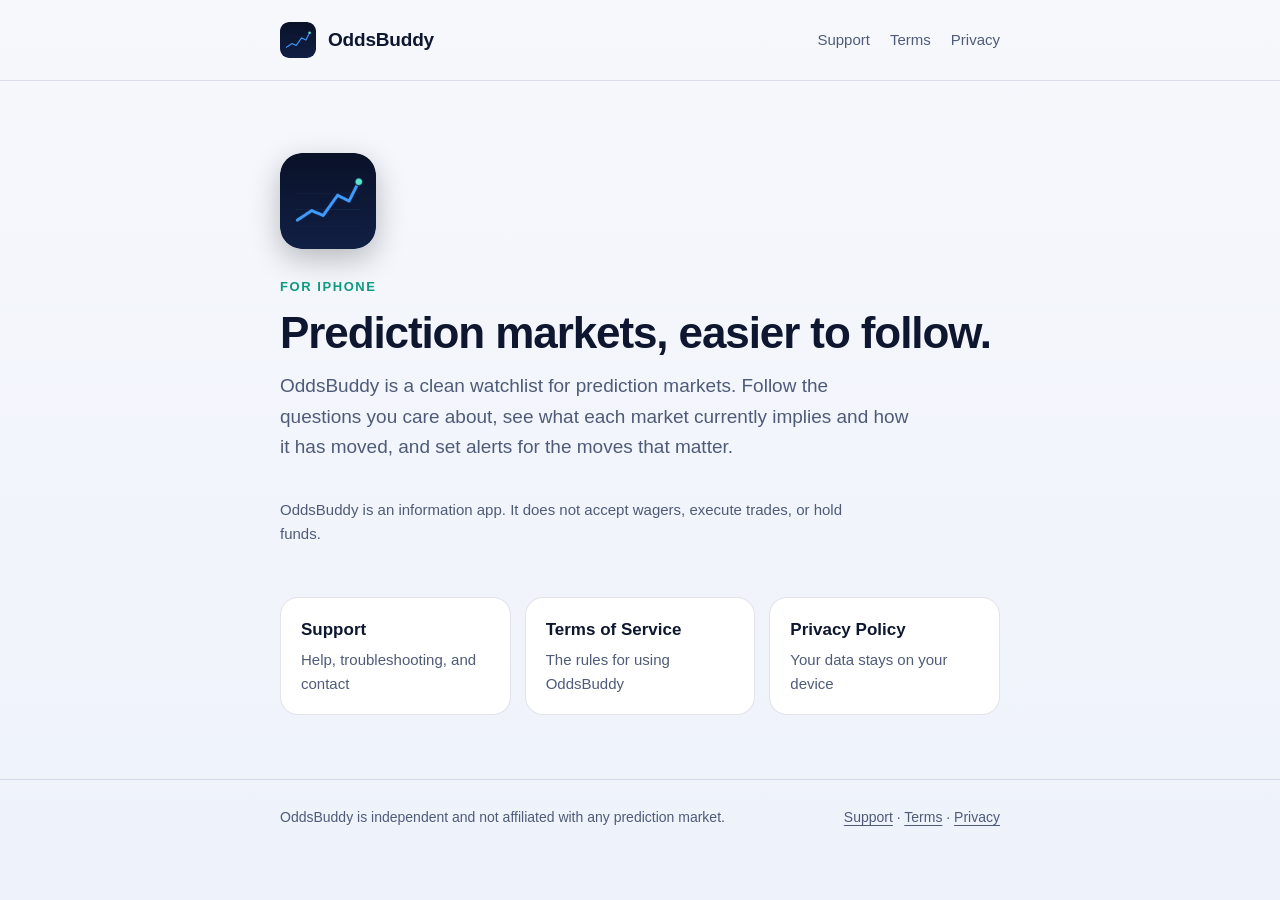
<file: index.html>
<!doctype html>
<html lang="en">
<head>
<meta charset="utf-8">
<meta name="viewport" content="width=device-width, initial-scale=1">
<title>OddsBuddy — Prediction markets, easier to follow</title>
<meta name="description" content="OddsBuddy is an iOS watchlist for prediction markets: follow markets, see current probabilities and movement, and set alerts for meaningful moves.">
<meta name="theme-color" content="#0a1024">
<link rel="icon" type="image/png" sizes="32x32" href="assets/favicon-32.png">
<link rel="icon" type="image/png" sizes="64x64" href="assets/favicon-64.png">
<link rel="apple-touch-icon" href="assets/apple-touch-icon.png">
<link rel="stylesheet" href="assets/site.css">
</head>
<body>
<header class="site">
  <div class="wrap">
    <a class="brand" href="./"><img src="assets/icon-256.png" alt="" width="36" height="36">OddsBuddy</a>
    <nav class="site" aria-label="Site">
      <a href="support/">Support</a>
      <a href="terms/">Terms</a>
      <a href="privacy/">Privacy</a>
    </nav>
  </div>
</header>
<main>
  <div class="wrap">
    <section class="hero">
      <img src="assets/icon-256.png" alt="OddsBuddy app icon" width="96" height="96">
      <p class="eyebrow">For iPhone</p>
      <h1>Prediction markets, easier to follow.</h1>
      <p class="lede">OddsBuddy is a clean watchlist for prediction markets. Follow the questions you care about, see what each market currently implies and how it has moved, and set alerts for the moves that matter.</p>
      <p class="muted small">OddsBuddy is an information app. It does not accept wagers, execute trades, or hold funds.</p>
    </section>
    <div class="links">
      <a href="support/">Support<span>Help, troubleshooting, and contact</span></a>
      <a href="terms/">Terms of Service<span>The rules for using OddsBuddy</span></a>
      <a href="privacy/">Privacy Policy<span>Your data stays on your device</span></a>
    </div>
  </div>
</main>
<footer class="site">
  <div class="wrap">
    <span>OddsBuddy is independent and not affiliated with any prediction market.</span>
    <span><a href="support/">Support</a> · <a href="terms/">Terms</a> · <a href="privacy/">Privacy</a></span>
  </div>
</footer>
</body>
</html>
</file>
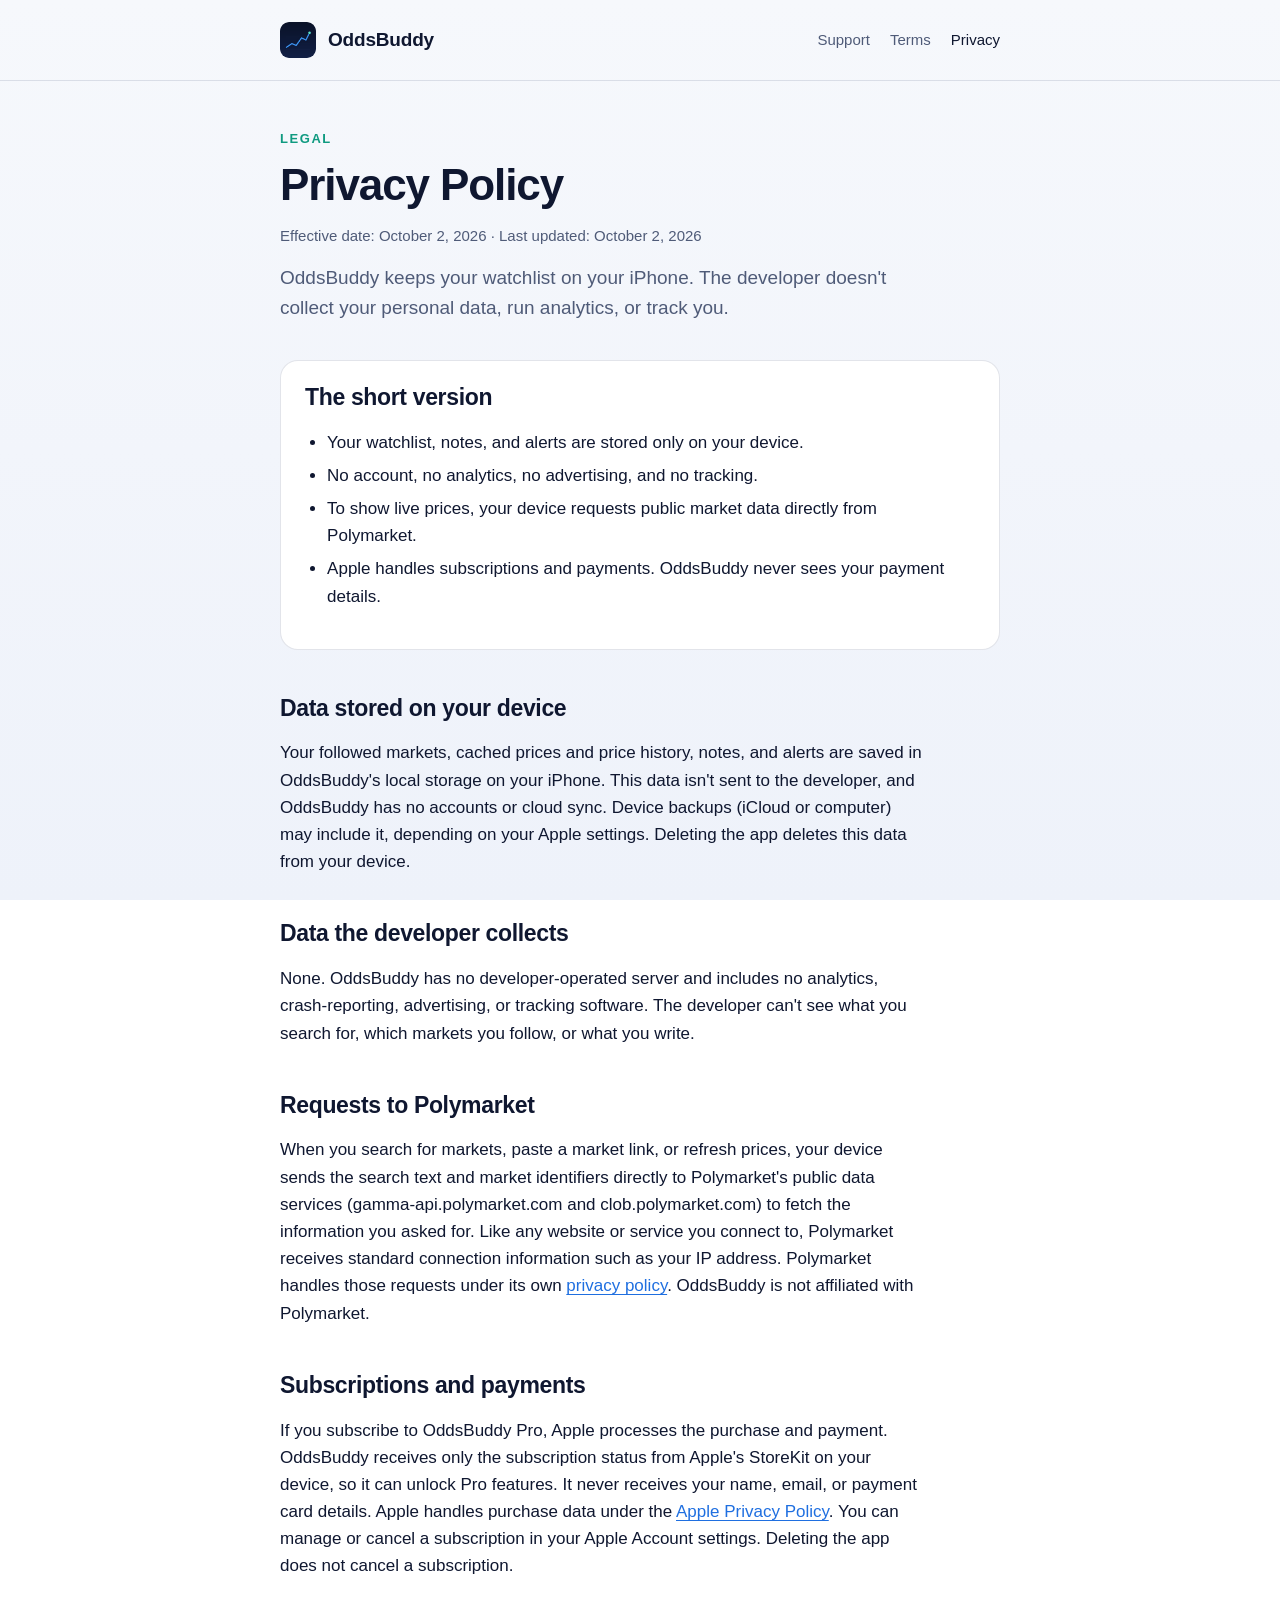
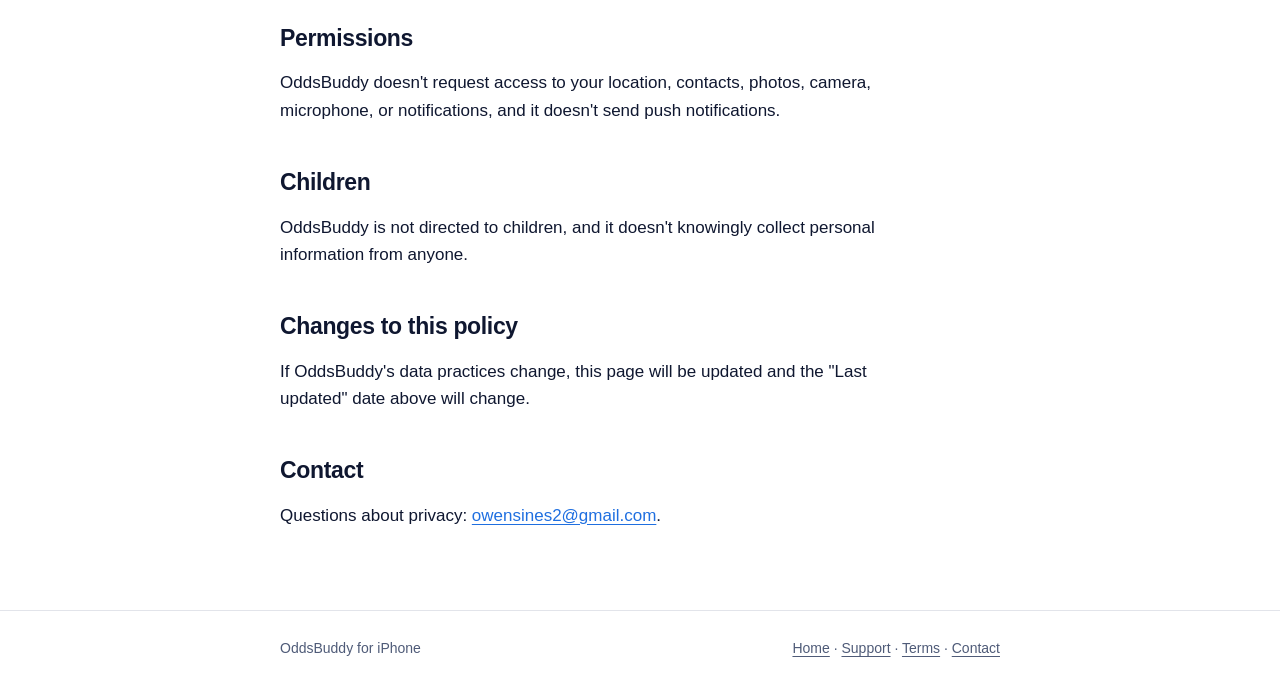
<file: privacy/index.html>
<!doctype html>
<html lang="en">
<head>
<meta charset="utf-8">
<meta name="viewport" content="width=device-width, initial-scale=1">
<title>Privacy Policy — OddsBuddy</title>
<meta name="description" content="Privacy Policy for the OddsBuddy iOS app. OddsBuddy stores your data on your device and does not collect personal data.">
<meta name="theme-color" content="#0a1024">
<link rel="icon" type="image/png" sizes="32x32" href="../assets/favicon-32.png">
<link rel="icon" type="image/png" sizes="64x64" href="../assets/favicon-64.png">
<link rel="apple-touch-icon" href="../assets/apple-touch-icon.png">
<link rel="stylesheet" href="../assets/site.css">
</head>
<body>
<header class="site">
  <div class="wrap">
    <a class="brand" href="../"><img src="../assets/icon-256.png" alt="" width="36" height="36">OddsBuddy</a>
    <nav class="site" aria-label="Site">
      <a href="../support/">Support</a>
      <a href="../terms/">Terms</a>
      <a href="./" aria-current="page">Privacy</a>
    </nav>
  </div>
</header>
<main>
  <div class="wrap">
    <p class="eyebrow">Legal</p>
    <h1>Privacy Policy</h1>
    <p class="muted small">Effective date: October 2, 2026 · Last updated: October 2, 2026</p>
    <p class="lede">OddsBuddy keeps your watchlist on your iPhone. The developer doesn't collect your personal data, run analytics, or track you.</p>

    <div class="card">
      <h2>The short version</h2>
      <ul>
        <li>Your watchlist, notes, and alerts are stored only on your device.</li>
        <li>No account, no analytics, no advertising, and no tracking.</li>
        <li>To show live prices, your device requests public market data directly from Polymarket.</li>
        <li>Apple handles subscriptions and payments. OddsBuddy never sees your payment details.</li>
      </ul>
    </div>

    <h2>Data stored on your device</h2>
    <p>Your followed markets, cached prices and price history, notes, and alerts are saved in OddsBuddy's local storage on your iPhone. This data isn't sent to the developer, and OddsBuddy has no accounts or cloud sync. Device backups (iCloud or computer) may include it, depending on your Apple settings. Deleting the app deletes this data from your device.</p>

    <h2>Data the developer collects</h2>
    <p>None. OddsBuddy has no developer-operated server and includes no analytics, crash-reporting, advertising, or tracking software. The developer can't see what you search for, which markets you follow, or what you write.</p>

    <h2>Requests to Polymarket</h2>
    <p>When you search for markets, paste a market link, or refresh prices, your device sends the search text and market identifiers directly to Polymarket's public data services (gamma-api.polymarket.com and clob.polymarket.com) to fetch the information you asked for. Like any website or service you connect to, Polymarket receives standard connection information such as your IP address. Polymarket handles those requests under its own <a href="https://polymarket.com/privacy">privacy policy</a>. OddsBuddy is not affiliated with Polymarket.</p>

    <h2>Subscriptions and payments</h2>
    <p>If you subscribe to OddsBuddy Pro, Apple processes the purchase and payment. OddsBuddy receives only the subscription status from Apple's StoreKit on your device, so it can unlock Pro features. It never receives your name, email, or payment card details. Apple handles purchase data under the <a href="https://www.apple.com/legal/privacy/">Apple Privacy Policy</a>. You can manage or cancel a subscription in your Apple Account settings. Deleting the app does not cancel a subscription.</p>

    <h2>Permissions</h2>
    <p>OddsBuddy doesn't request access to your location, contacts, photos, camera, microphone, or notifications, and it doesn't send push notifications.</p>

    <h2>Children</h2>
    <p>OddsBuddy is not directed to children, and it doesn't knowingly collect personal information from anyone.</p>

    <h2>Changes to this policy</h2>
    <p>If OddsBuddy's data practices change, this page will be updated and the "Last updated" date above will change.</p>

    <h2>Contact</h2>
    <p>Questions about privacy: <a href="mailto:owensines2@gmail.com?subject=OddsBuddy%20Privacy">owensines2@gmail.com</a>.</p>
  </div>
</main>
<footer class="site">
  <div class="wrap">
    <span>OddsBuddy for iPhone</span>
    <span><a href="../">Home</a> · <a href="../support/">Support</a> · <a href="../terms/">Terms</a> · <a href="mailto:owensines2@gmail.com?subject=OddsBuddy%20Support">Contact</a></span>
  </div>
</footer>
</body>
</html>
</file>
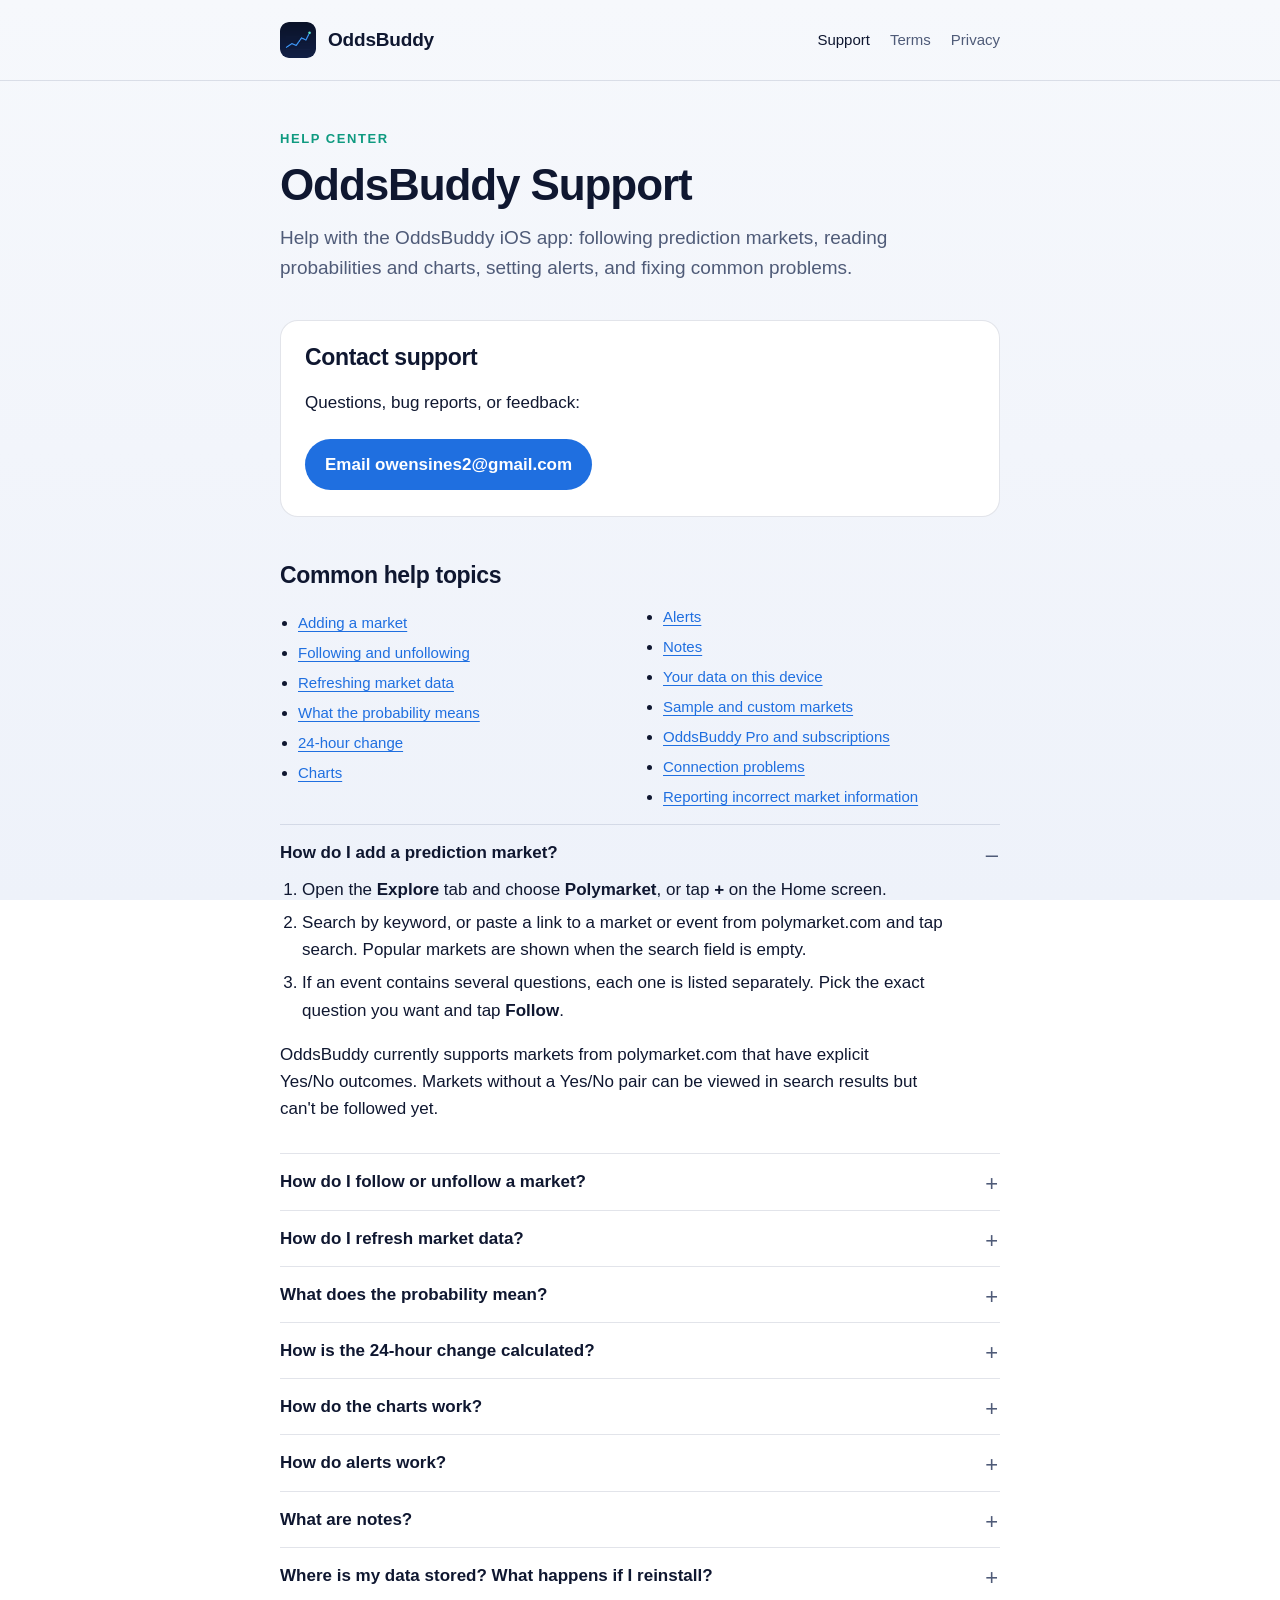
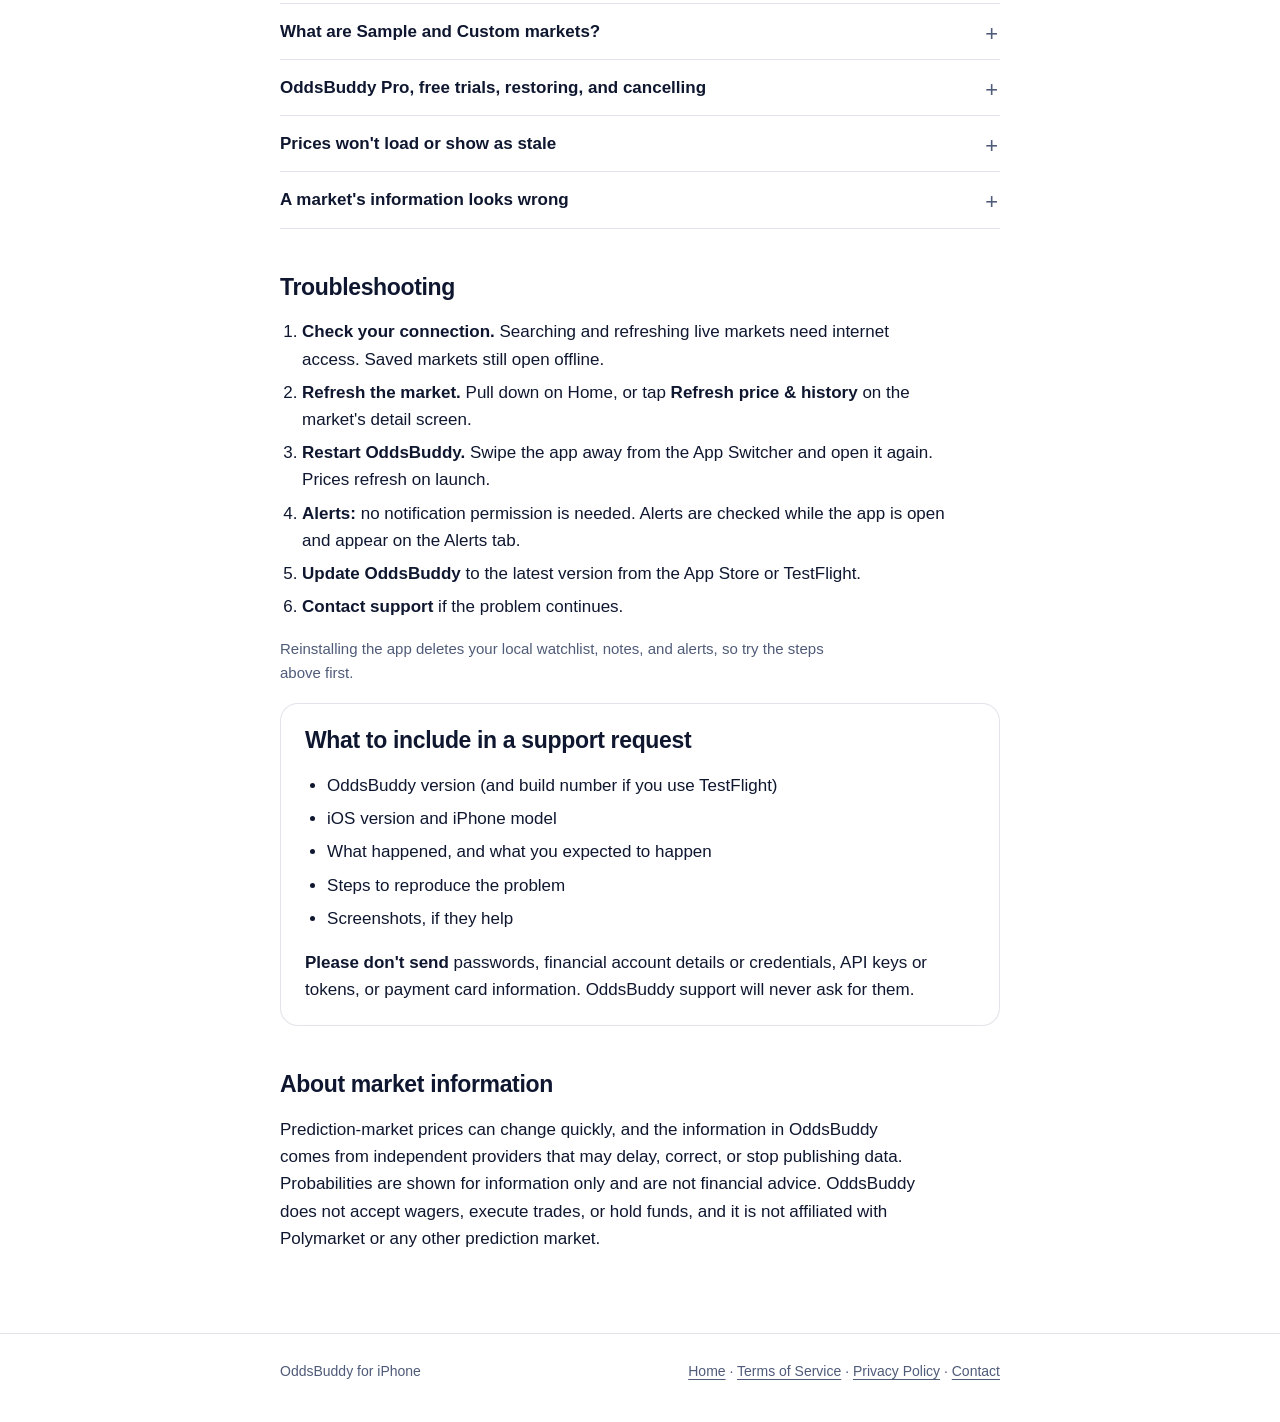
<file: support/index.html>
<!doctype html>
<html lang="en">
<head>
<meta charset="utf-8">
<meta name="viewport" content="width=device-width, initial-scale=1">
<title>Support — OddsBuddy</title>
<meta name="description" content="Help with the OddsBuddy iOS app: adding and following markets, probabilities, charts, alerts, local data, troubleshooting, and contacting support.">
<meta name="theme-color" content="#0a1024">
<link rel="icon" type="image/png" sizes="32x32" href="../assets/favicon-32.png">
<link rel="icon" type="image/png" sizes="64x64" href="../assets/favicon-64.png">
<link rel="apple-touch-icon" href="../assets/apple-touch-icon.png">
<link rel="stylesheet" href="../assets/site.css">
</head>
<body>
<header class="site">
  <div class="wrap">
    <a class="brand" href="../"><img src="../assets/icon-256.png" alt="" width="36" height="36">OddsBuddy</a>
    <nav class="site" aria-label="Site">
      <a href="./" aria-current="page">Support</a>
      <a href="../terms/">Terms</a>
      <a href="../privacy/">Privacy</a>
    </nav>
  </div>
</header>
<main>
  <div class="wrap">
    <p class="eyebrow">Help Center</p>
    <h1>OddsBuddy Support</h1>
    <p class="lede">Help with the OddsBuddy iOS app: following prediction markets, reading probabilities and charts, setting alerts, and fixing common problems.</p>

    <div class="card">
      <h2>Contact support</h2>
      <p>Questions, bug reports, or feedback:</p>
      <p><a class="contact-btn" href="mailto:owensines2@gmail.com?subject=OddsBuddy%20Support">Email owensines2@gmail.com</a></p>
    </div>

    <h2 id="topics">Common help topics</h2>
    <ul class="toc">
      <li><a href="#add">Adding a market</a></li>
      <li><a href="#follow">Following and unfollowing</a></li>
      <li><a href="#refresh">Refreshing market data</a></li>
      <li><a href="#probability">What the probability means</a></li>
      <li><a href="#change">24-hour change</a></li>
      <li><a href="#charts">Charts</a></li>
      <li><a href="#alerts">Alerts</a></li>
      <li><a href="#notes">Notes</a></li>
      <li><a href="#data">Your data on this device</a></li>
      <li><a href="#samples">Sample and custom markets</a></li>
      <li><a href="#pro">OddsBuddy Pro and subscriptions</a></li>
      <li><a href="#connectivity">Connection problems</a></li>
      <li><a href="#report">Reporting incorrect market information</a></li>
    </ul>

    <details id="add" open>
      <summary>How do I add a prediction market?</summary>
      <ol>
        <li>Open the <strong>Explore</strong> tab and choose <strong>Polymarket</strong>, or tap <strong>+</strong> on the Home screen.</li>
        <li>Search by keyword, or paste a link to a market or event from polymarket.com and tap search. Popular markets are shown when the search field is empty.</li>
        <li>If an event contains several questions, each one is listed separately. Pick the exact question you want and tap <strong>Follow</strong>.</li>
      </ol>
      <p>OddsBuddy currently supports markets from polymarket.com that have explicit Yes/No outcomes. Markets without a Yes/No pair can be viewed in search results but can't be followed yet.</p>
    </details>

    <details id="follow">
      <summary>How do I follow or unfollow a market?</summary>
      <p>Tap the <strong>heart</strong> on a market card or at the top of a market's detail screen. Followed markets appear on Home.</p>
      <p>Unfollowing removes a market from Home but keeps it, along with its notes, in <strong>Explore → Saved library</strong>, where you can follow it again later.</p>
    </details>

    <details id="refresh">
      <summary>How do I refresh market data?</summary>
      <ul>
        <li><strong>Home:</strong> pull down on the list to refresh all followed live markets.</li>
        <li><strong>Market detail:</strong> tap <strong>Refresh price &amp; history</strong>.</li>
        <li>Prices also refresh automatically when you open OddsBuddy.</li>
      </ul>
      <p>Each market shows when its price was fetched. Prices older than five minutes, or prices that couldn't be refreshed, are marked <strong>stale</strong>, and the last saved value is kept until a refresh succeeds.</p>
    </details>

    <details id="probability">
      <summary>What does the probability mean?</summary>
      <p>For live markets, the large percentage is the market's current <strong>Yes</strong> price: the midpoint between the best bid and ask, shown as a percentage. It reflects what market participants are pricing in at that moment. It is not a forecast made by OddsBuddy, and it is not a guarantee of any outcome.</p>
      <p>Search results show the market's quoted Yes price, which can differ slightly from the midpoint fetched after you follow. Closed markets show no current price.</p>
    </details>

    <details id="change">
      <summary>How is the 24-hour change calculated?</summary>
      <p>The change compares the current price with the most recent recorded price from about 24 hours earlier. It's shown in <strong>percentage points (pp)</strong>: a move from 40% to 45% is +5 pp.</p>
      <p>If there isn't a recorded price close enough to 24 hours ago (for example, on a very new market), OddsBuddy shows the change as unavailable rather than estimating it. The <strong>Moving</strong> filter on Home shows followed markets that moved 3 pp or more.</p>
    </details>

    <details id="charts">
      <summary>How do the charts work?</summary>
      <p>Open any live market to see its price history. Switch between <strong>24h</strong>, <strong>7d</strong>, and <strong>30d</strong>, and drag across the chart to see the price at a specific time.</p>
      <p>History is recorded hourly by the market's data provider. Missing periods are left as gaps instead of being filled in, and newer markets may have less than 30 days of history.</p>
    </details>

    <details id="alerts">
      <summary>How do alerts work?</summary>
      <ol>
        <li>Tap the <strong>bell</strong> on a market card or detail screen (or <strong>+</strong> on the Alerts tab).</li>
        <li>Choose how far the probability must move, from 1 to 50 percentage points.</li>
        <li>Tap <strong>Create Alert</strong>.</li>
      </ol>
      <p>An alert triggers once when the probability moves that far, up or down, from the price when you created it. A 5-point alert starting at 50% triggers at 55% or 45%.</p>
      <p><strong>Important:</strong> alerts are checked inside the app each time prices refresh while OddsBuddy is open. OddsBuddy does not run in the background or send push notifications, so a move that happens and reverses while the app is closed may not be detected. Triggered alerts appear on the <strong>Alerts</strong> tab, where you can re-arm, pause, or delete them (swipe left to delete).</p>
      <p>A market needs a current price before you can set an alert on it. If the bell is unavailable, refresh the market first.</p>
    </details>

    <details id="notes">
      <summary>What are notes?</summary>
      <p>Each market has a <strong>Conversation</strong> section where you can write notes for yourself. Notes are stored only on your device. They aren't posted publicly or sent to any prediction market, and other people can't see them.</p>
    </details>

    <details id="data">
      <summary>Where is my data stored? What happens if I reinstall?</summary>
      <p>Your watchlist, cached prices and history, notes, and alerts are stored locally on your iPhone. OddsBuddy has no accounts and no cloud sync.</p>
      <p>Deleting OddsBuddy deletes this data from your device. Because there's no account, it can't be restored from OddsBuddy. A device backup (iCloud or computer) may include app data, depending on your Apple settings.</p>
    </details>

    <details id="samples">
      <summary>What are Sample and Custom markets?</summary>
      <p>On first launch, OddsBuddy includes a few markets labeled <strong>Sample</strong> so the app isn't empty. Their prices and history are simulated, not real market data.</p>
      <p>You can also create your own <strong>Custom</strong> market from <strong>+ → Custom</strong>. Sample and custom markets let you try alerts with <strong>Simulate price move</strong> on the detail screen. Live markets are always labeled with their source.</p>
    </details>

    <details id="pro">
      <summary>OddsBuddy Pro, free trials, restoring, and cancelling</summary>
      <p>OddsBuddy is free with up to 5 followed live markets and 1 active alert. <strong>OddsBuddy Pro</strong> is an optional subscription, monthly or annual, that removes those limits. Open <strong>Profile → Upgrade to Pro</strong> to see current prices.</p>
      <ul>
        <li><strong>Free trial:</strong> eligible new subscribers can start the annual plan with a free trial. If it's offered to you, the subscription screen shows the trial length and the price that applies afterwards. Cancel at least 24 hours before the trial ends to avoid being charged.</li>
        <li><strong>Restore Purchases:</strong> on a new or reinstalled iPhone, open <strong>Profile</strong> and tap <strong>Restore Purchases</strong> while signed in with the same Apple Account.</li>
        <li><strong>Cancel or change plans:</strong> go to <strong>Profile → Manage Subscription</strong>, or Settings → your name → Subscriptions on your iPhone. Deleting the app doesn't cancel a subscription.</li>
        <li><strong>Refunds and billing:</strong> Apple handles all payments, so request refunds at <a href="https://reportaproblem.apple.com">reportaproblem.apple.com</a>.</li>
        <li>If your subscription ends, nothing is deleted. Your saved markets, notes, and alerts stay, and free-plan limits apply when you add new ones.</li>
      </ul>
    </details>

    <details id="connectivity">
      <summary>Prices won't load or show as stale</summary>
      <p>Live prices need an internet connection. Without one, OddsBuddy keeps showing your last saved prices and history, marked as stale.</p>
      <p>If the data provider is temporarily limiting requests, OddsBuddy waits before trying again rather than retrying repeatedly. Wait a minute, then pull to refresh. Requests that take longer than 20 seconds are cancelled and can be retried.</p>
    </details>

    <details id="report">
      <summary>A market's information looks wrong</summary>
      <p>Market questions, prices, and history come from the market's provider (currently Polymarket's public data). OddsBuddy displays this information but doesn't control the underlying markets and can't change their results.</p>
      <p>If something looks wrong in OddsBuddy, refresh the market first. If it still looks wrong, email support with the market's link, a screenshot, and the time you saw it. That helps us tell whether it's an app issue or a change at the source.</p>
    </details>

    <h2 id="troubleshooting">Troubleshooting</h2>
    <ol>
      <li><strong>Check your connection.</strong> Searching and refreshing live markets need internet access. Saved markets still open offline.</li>
      <li><strong>Refresh the market.</strong> Pull down on Home, or tap <strong>Refresh price &amp; history</strong> on the market's detail screen.</li>
      <li><strong>Restart OddsBuddy.</strong> Swipe the app away from the App Switcher and open it again. Prices refresh on launch.</li>
      <li><strong>Alerts:</strong> no notification permission is needed. Alerts are checked while the app is open and appear on the Alerts tab.</li>
      <li><strong>Update OddsBuddy</strong> to the latest version from the App Store or TestFlight.</li>
      <li><strong>Contact support</strong> if the problem continues.</li>
    </ol>
    <p class="muted small">Reinstalling the app deletes your local watchlist, notes, and alerts, so try the steps above first.</p>

    <div class="card">
      <h2>What to include in a support request</h2>
      <ul>
        <li>OddsBuddy version (and build number if you use TestFlight)</li>
        <li>iOS version and iPhone model</li>
        <li>What happened, and what you expected to happen</li>
        <li>Steps to reproduce the problem</li>
        <li>Screenshots, if they help</li>
      </ul>
      <p><strong>Please don't send</strong> passwords, financial account details or credentials, API keys or tokens, or payment card information. OddsBuddy support will never ask for them.</p>
    </div>

    <h2 id="data-note">About market information</h2>
    <p>Prediction-market prices can change quickly, and the information in OddsBuddy comes from independent providers that may delay, correct, or stop publishing data. Probabilities are shown for information only and are not financial advice. OddsBuddy does not accept wagers, execute trades, or hold funds, and it is not affiliated with Polymarket or any other prediction market.</p>
  </div>
</main>
<footer class="site">
  <div class="wrap">
    <span>OddsBuddy for iPhone</span>
    <span><a href="../">Home</a> · <a href="../terms/">Terms of Service</a> · <a href="../privacy/">Privacy Policy</a> · <a href="mailto:owensines2@gmail.com?subject=OddsBuddy%20Support">Contact</a></span>
  </div>
</footer>
</body>
</html>
</file>
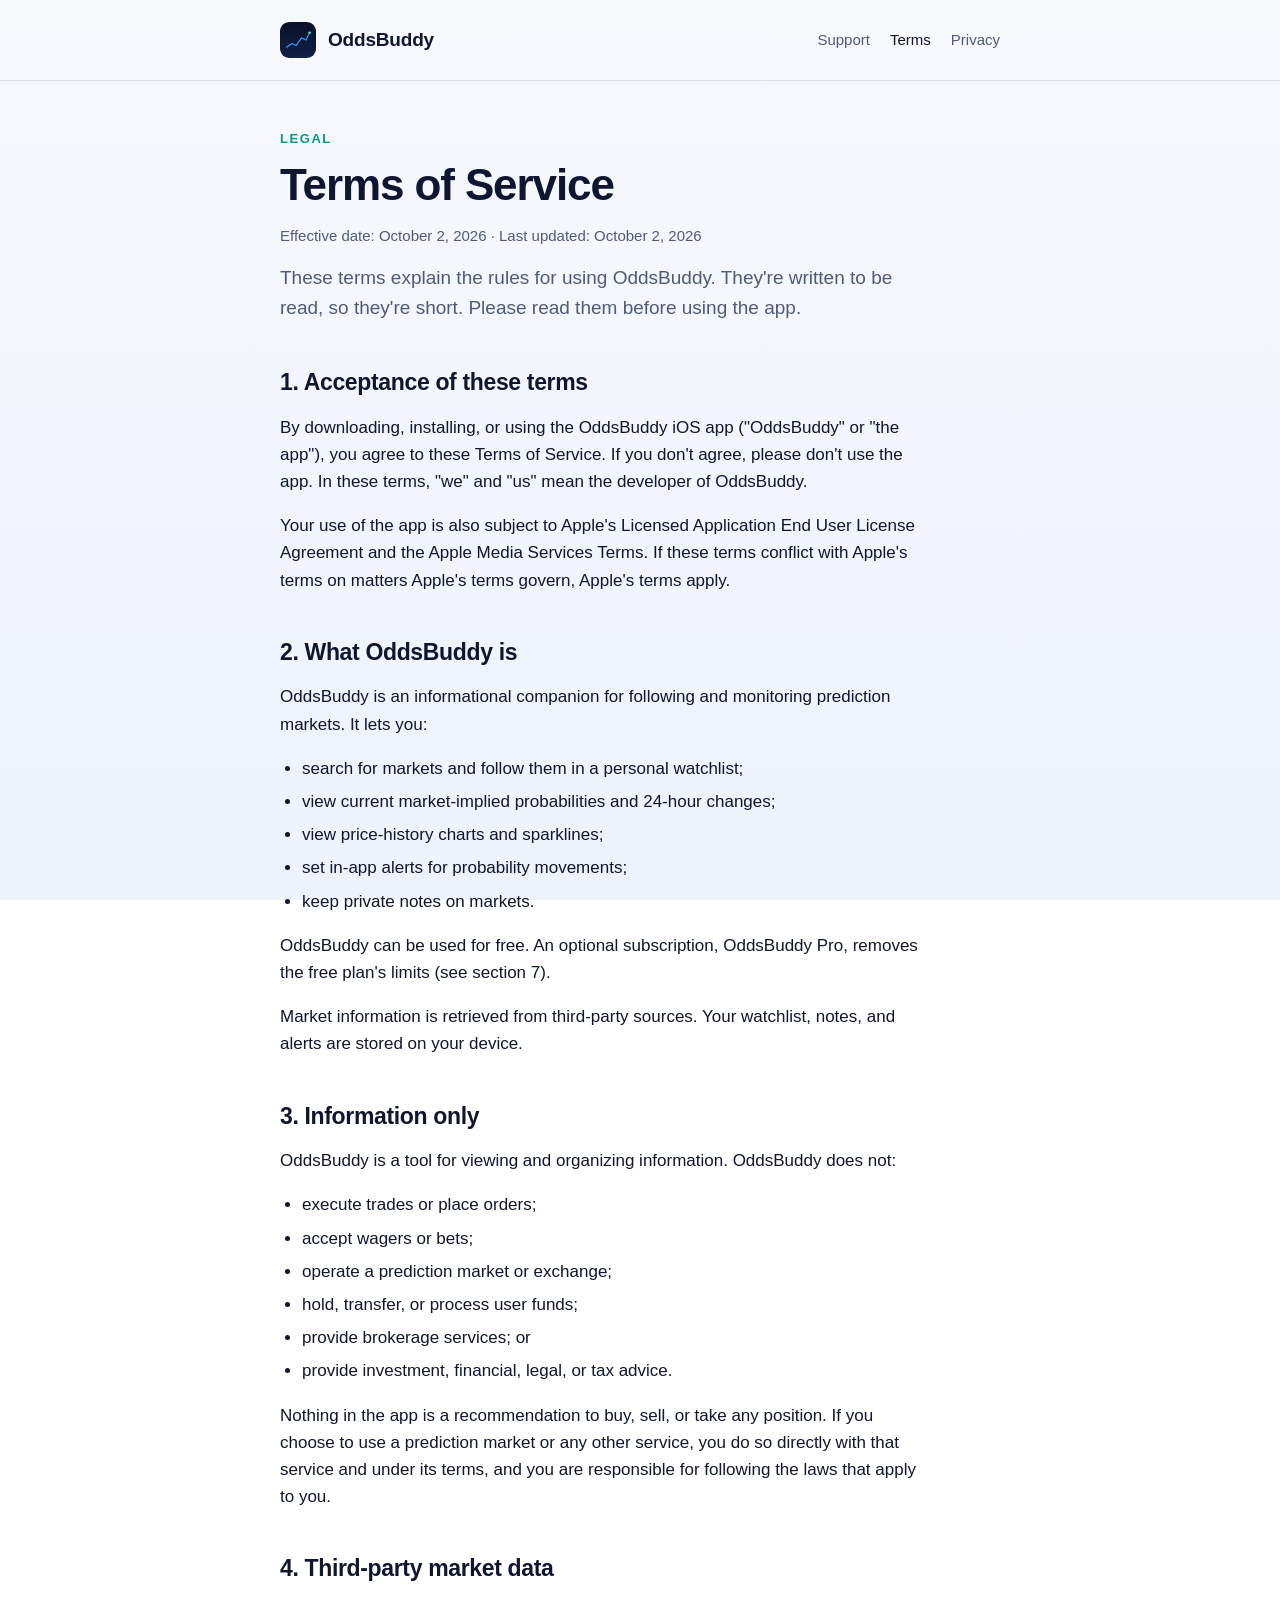
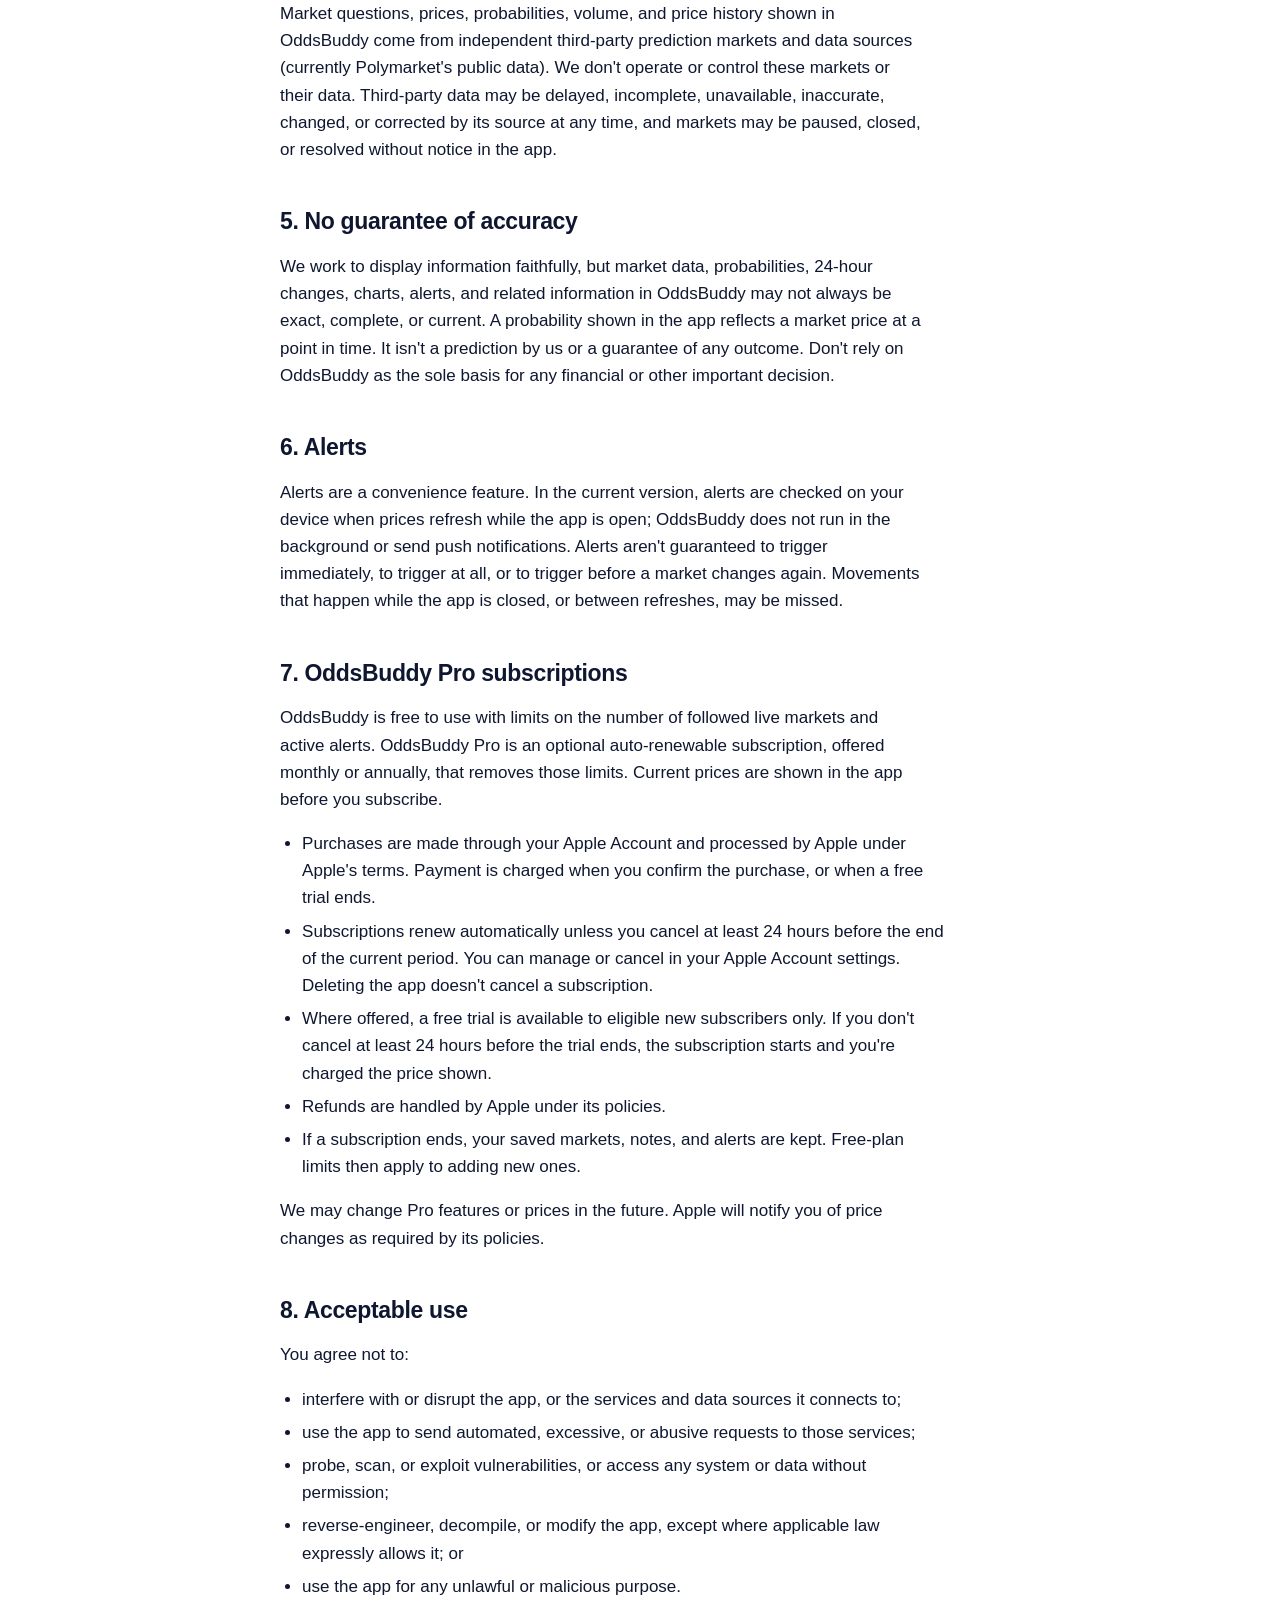
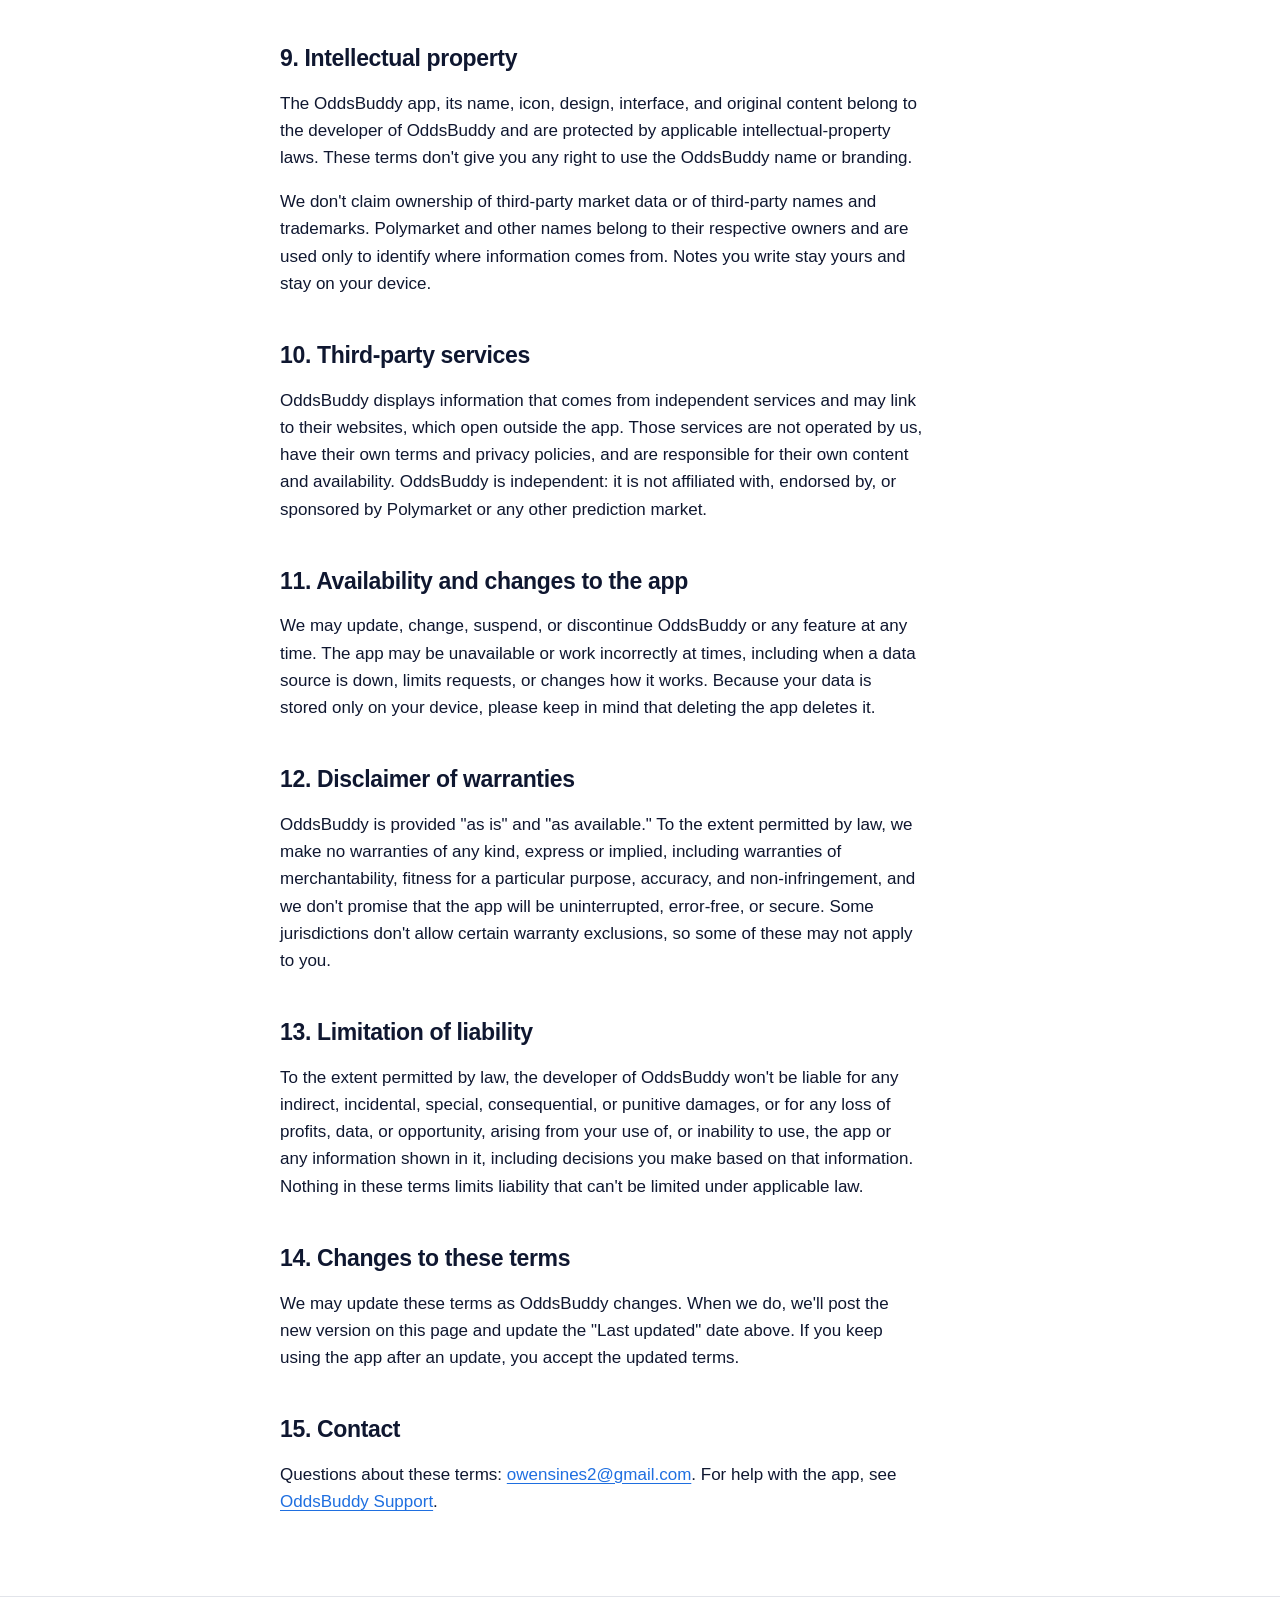
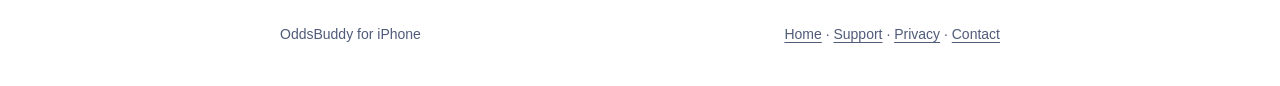
<file: terms/index.html>
<!doctype html>
<html lang="en">
<head>
<meta charset="utf-8">
<meta name="viewport" content="width=device-width, initial-scale=1">
<title>Terms of Service — OddsBuddy</title>
<meta name="description" content="Terms of Service for the OddsBuddy iOS app, an informational companion for following and monitoring prediction markets.">
<meta name="theme-color" content="#0a1024">
<link rel="icon" type="image/png" sizes="32x32" href="../assets/favicon-32.png">
<link rel="icon" type="image/png" sizes="64x64" href="../assets/favicon-64.png">
<link rel="apple-touch-icon" href="../assets/apple-touch-icon.png">
<link rel="stylesheet" href="../assets/site.css">
</head>
<body>
<header class="site">
  <div class="wrap">
    <a class="brand" href="../"><img src="../assets/icon-256.png" alt="" width="36" height="36">OddsBuddy</a>
    <nav class="site" aria-label="Site">
      <a href="../support/">Support</a>
      <a href="./" aria-current="page">Terms</a>
      <a href="../privacy/">Privacy</a>
    </nav>
  </div>
</header>
<main>
  <div class="wrap">
    <p class="eyebrow">Legal</p>
    <h1>Terms of Service</h1>
    <p class="muted small">Effective date: October 2, 2026 · Last updated: October 2, 2026</p>
    <p class="lede">These terms explain the rules for using OddsBuddy. They're written to be read, so they're short. Please read them before using the app.</p>

    <h2>1. Acceptance of these terms</h2>
    <p>By downloading, installing, or using the OddsBuddy iOS app ("OddsBuddy" or "the app"), you agree to these Terms of Service. If you don't agree, please don't use the app. In these terms, "we" and "us" mean the developer of OddsBuddy.</p>
    <p>Your use of the app is also subject to Apple's Licensed Application End User License Agreement and the Apple Media Services Terms. If these terms conflict with Apple's terms on matters Apple's terms govern, Apple's terms apply.</p>

    <h2>2. What OddsBuddy is</h2>
    <p>OddsBuddy is an informational companion for following and monitoring prediction markets. It lets you:</p>
    <ul>
      <li>search for markets and follow them in a personal watchlist;</li>
      <li>view current market-implied probabilities and 24-hour changes;</li>
      <li>view price-history charts and sparklines;</li>
      <li>set in-app alerts for probability movements;</li>
      <li>keep private notes on markets.</li>
    </ul>
    <p>OddsBuddy can be used for free. An optional subscription, OddsBuddy Pro, removes the free plan's limits (see section 7).</p>
    <p>Market information is retrieved from third-party sources. Your watchlist, notes, and alerts are stored on your device.</p>

    <h2>3. Information only</h2>
    <p>OddsBuddy is a tool for viewing and organizing information. OddsBuddy does not:</p>
    <ul>
      <li>execute trades or place orders;</li>
      <li>accept wagers or bets;</li>
      <li>operate a prediction market or exchange;</li>
      <li>hold, transfer, or process user funds;</li>
      <li>provide brokerage services; or</li>
      <li>provide investment, financial, legal, or tax advice.</li>
    </ul>
    <p>Nothing in the app is a recommendation to buy, sell, or take any position. If you choose to use a prediction market or any other service, you do so directly with that service and under its terms, and you are responsible for following the laws that apply to you.</p>

    <h2>4. Third-party market data</h2>
    <p>Market questions, prices, probabilities, volume, and price history shown in OddsBuddy come from independent third-party prediction markets and data sources (currently Polymarket's public data). We don't operate or control these markets or their data. Third-party data may be delayed, incomplete, unavailable, inaccurate, changed, or corrected by its source at any time, and markets may be paused, closed, or resolved without notice in the app.</p>

    <h2>5. No guarantee of accuracy</h2>
    <p>We work to display information faithfully, but market data, probabilities, 24-hour changes, charts, alerts, and related information in OddsBuddy may not always be exact, complete, or current. A probability shown in the app reflects a market price at a point in time. It isn't a prediction by us or a guarantee of any outcome. Don't rely on OddsBuddy as the sole basis for any financial or other important decision.</p>

    <h2>6. Alerts</h2>
    <p>Alerts are a convenience feature. In the current version, alerts are checked on your device when prices refresh while the app is open; OddsBuddy does not run in the background or send push notifications. Alerts aren't guaranteed to trigger immediately, to trigger at all, or to trigger before a market changes again. Movements that happen while the app is closed, or between refreshes, may be missed.</p>

    <h2>7. OddsBuddy Pro subscriptions</h2>
    <p>OddsBuddy is free to use with limits on the number of followed live markets and active alerts. OddsBuddy Pro is an optional auto-renewable subscription, offered monthly or annually, that removes those limits. Current prices are shown in the app before you subscribe.</p>
    <ul>
      <li>Purchases are made through your Apple Account and processed by Apple under Apple's terms. Payment is charged when you confirm the purchase, or when a free trial ends.</li>
      <li>Subscriptions renew automatically unless you cancel at least 24 hours before the end of the current period. You can manage or cancel in your Apple Account settings. Deleting the app doesn't cancel a subscription.</li>
      <li>Where offered, a free trial is available to eligible new subscribers only. If you don't cancel at least 24 hours before the trial ends, the subscription starts and you're charged the price shown.</li>
      <li>Refunds are handled by Apple under its policies.</li>
      <li>If a subscription ends, your saved markets, notes, and alerts are kept. Free-plan limits then apply to adding new ones.</li>
    </ul>
    <p>We may change Pro features or prices in the future. Apple will notify you of price changes as required by its policies.</p>

    <h2>8. Acceptable use</h2>
    <p>You agree not to:</p>
    <ul>
      <li>interfere with or disrupt the app, or the services and data sources it connects to;</li>
      <li>use the app to send automated, excessive, or abusive requests to those services;</li>
      <li>probe, scan, or exploit vulnerabilities, or access any system or data without permission;</li>
      <li>reverse-engineer, decompile, or modify the app, except where applicable law expressly allows it; or</li>
      <li>use the app for any unlawful or malicious purpose.</li>
    </ul>

    <h2>9. Intellectual property</h2>
    <p>The OddsBuddy app, its name, icon, design, interface, and original content belong to the developer of OddsBuddy and are protected by applicable intellectual-property laws. These terms don't give you any right to use the OddsBuddy name or branding.</p>
    <p>We don't claim ownership of third-party market data or of third-party names and trademarks. Polymarket and other names belong to their respective owners and are used only to identify where information comes from. Notes you write stay yours and stay on your device.</p>

    <h2>10. Third-party services</h2>
    <p>OddsBuddy displays information that comes from independent services and may link to their websites, which open outside the app. Those services are not operated by us, have their own terms and privacy policies, and are responsible for their own content and availability. OddsBuddy is independent: it is not affiliated with, endorsed by, or sponsored by Polymarket or any other prediction market.</p>

    <h2>11. Availability and changes to the app</h2>
    <p>We may update, change, suspend, or discontinue OddsBuddy or any feature at any time. The app may be unavailable or work incorrectly at times, including when a data source is down, limits requests, or changes how it works. Because your data is stored only on your device, please keep in mind that deleting the app deletes it.</p>

    <h2>12. Disclaimer of warranties</h2>
    <p>OddsBuddy is provided "as is" and "as available." To the extent permitted by law, we make no warranties of any kind, express or implied, including warranties of merchantability, fitness for a particular purpose, accuracy, and non-infringement, and we don't promise that the app will be uninterrupted, error-free, or secure. Some jurisdictions don't allow certain warranty exclusions, so some of these may not apply to you.</p>

    <h2>13. Limitation of liability</h2>
    <p>To the extent permitted by law, the developer of OddsBuddy won't be liable for any indirect, incidental, special, consequential, or punitive damages, or for any loss of profits, data, or opportunity, arising from your use of, or inability to use, the app or any information shown in it, including decisions you make based on that information. Nothing in these terms limits liability that can't be limited under applicable law.</p>

    <h2>14. Changes to these terms</h2>
    <p>We may update these terms as OddsBuddy changes. When we do, we'll post the new version on this page and update the "Last updated" date above. If you keep using the app after an update, you accept the updated terms.</p>

    <h2>15. Contact</h2>
    <p>Questions about these terms: <a href="mailto:owensines2@gmail.com?subject=OddsBuddy%20Terms">owensines2@gmail.com</a>. For help with the app, see <a href="../support/">OddsBuddy Support</a>.</p>
  </div>
</main>
<footer class="site">
  <div class="wrap">
    <span>OddsBuddy for iPhone</span>
    <span><a href="../">Home</a> · <a href="../support/">Support</a> · <a href="../privacy/">Privacy</a> · <a href="mailto:owensines2@gmail.com?subject=OddsBuddy%20Support">Contact</a></span>
  </div>
</footer>
</body>
</html>
</file>
<file: assets/site.css>
:root {
  --bg: #0a1024;
  --bg-2: #101a38;
  --surface: #131d3d;
  --border: rgba(148, 170, 220, 0.16);
  --text: #eef2fb;
  --muted: #a3afcb;
  --blue: #4a9dff;
  --mint: #5ae6c8;
  --radius: 18px;
  color-scheme: dark;
}

@media (prefers-color-scheme: light) {
  :root {
    --bg: #f6f8fc;
    --bg-2: #eef2fa;
    --surface: #ffffff;
    --border: rgba(20, 35, 80, 0.12);
    --text: #0f1730;
    --muted: #4f5b78;
    --blue: #1f6fe0;
    --mint: #0f9a80;
    color-scheme: light;
  }
}

* { box-sizing: border-box; }

html { -webkit-text-size-adjust: 100%; }

body {
  margin: 0;
  background: linear-gradient(180deg, var(--bg) 0%, var(--bg-2) 100%) fixed;
  color: var(--text);
  font: 17px/1.6 -apple-system, BlinkMacSystemFont, "SF Pro Text", "Segoe UI", Inter, Roboto, Helvetica, Arial, sans-serif;
  -webkit-font-smoothing: antialiased;
}

a { color: var(--blue); text-underline-offset: 3px; }
a:hover { text-decoration-thickness: 2px; }
a:focus-visible { outline: 2px solid var(--mint); outline-offset: 3px; border-radius: 4px; }

.wrap { max-width: 760px; margin: 0 auto; padding: 0 20px; }

header.site {
  padding: 22px 0;
  border-bottom: 1px solid var(--border);
}
header.site .wrap { display: flex; align-items: center; justify-content: space-between; gap: 16px; flex-wrap: wrap; }
.brand { display: flex; align-items: center; gap: 12px; color: var(--text); text-decoration: none; font-weight: 700; font-size: 19px; letter-spacing: -0.01em; }
.brand img { width: 36px; height: 36px; border-radius: 9px; }
nav.site { display: flex; gap: 20px; font-size: 15px; }
nav.site a { color: var(--muted); text-decoration: none; }
nav.site a:hover, nav.site a[aria-current="page"] { color: var(--text); }

main { padding: 48px 0 64px; }

.eyebrow { color: var(--mint); font-size: 13px; font-weight: 700; letter-spacing: 0.12em; text-transform: uppercase; margin: 0 0 10px; }
h1 { font-size: clamp(32px, 6vw, 44px); line-height: 1.12; letter-spacing: -0.025em; margin: 0 0 14px; }
.lede { color: var(--muted); font-size: 19px; margin: 0 0 36px; max-width: 60ch; }
h2 { font-size: 23px; letter-spacing: -0.015em; margin: 44px 0 12px; line-height: 1.25; }
h3 { font-size: 18px; margin: 26px 0 6px; }
p, li { max-width: 68ch; }
ul, ol { padding-left: 1.3em; }
li { margin: 6px 0; }
.muted { color: var(--muted); }
.small { font-size: 15px; }

.card {
  background: var(--surface);
  border: 1px solid var(--border);
  border-radius: var(--radius);
  padding: 22px 24px;
  margin: 18px 0;
}
.card h2:first-child, .card h3:first-child { margin-top: 0; }
.card p:last-child { margin-bottom: 0; }

.contact-btn {
  display: inline-block;
  background: var(--blue);
  color: #fff;
  font-weight: 600;
  padding: 12px 20px;
  border-radius: 999px;
  text-decoration: none;
  margin: 6px 0 4px;
}
.contact-btn:hover { filter: brightness(1.08); }

details { border-top: 1px solid var(--border); padding: 14px 0; }
details:last-of-type { border-bottom: 1px solid var(--border); }
summary { cursor: pointer; font-weight: 600; list-style: none; position: relative; padding-right: 28px; }
summary::-webkit-details-marker { display: none; }
summary::after { content: "+"; position: absolute; right: 2px; top: -2px; color: var(--muted); font-size: 22px; font-weight: 400; }
details[open] summary::after { content: "–"; }
details > *:not(summary) { margin-top: 10px; }

.toc { columns: 2; column-gap: 28px; padding-left: 1.2em; font-size: 15px; }
@media (max-width: 560px) { .toc { columns: 1; } }

.hero { text-align: left; padding: 24px 0 8px; }
.hero img { width: 96px; height: 96px; border-radius: 22px; margin-bottom: 20px; box-shadow: 0 10px 30px rgba(0,0,0,0.25); }
.links { display: grid; grid-template-columns: repeat(auto-fit, minmax(200px, 1fr)); gap: 14px; margin-top: 28px; }
.links a { display: block; background: var(--surface); border: 1px solid var(--border); border-radius: var(--radius); padding: 18px 20px; text-decoration: none; color: var(--text); font-weight: 600; }
.links a span { display: block; color: var(--muted); font-weight: 400; font-size: 15px; margin-top: 4px; }
.links a:hover { border-color: var(--blue); }

footer.site { border-top: 1px solid var(--border); padding: 26px 0 40px; color: var(--muted); font-size: 14px; }
footer.site .wrap { display: flex; justify-content: space-between; flex-wrap: wrap; gap: 12px; }
footer.site a { color: var(--muted); }
</file>
